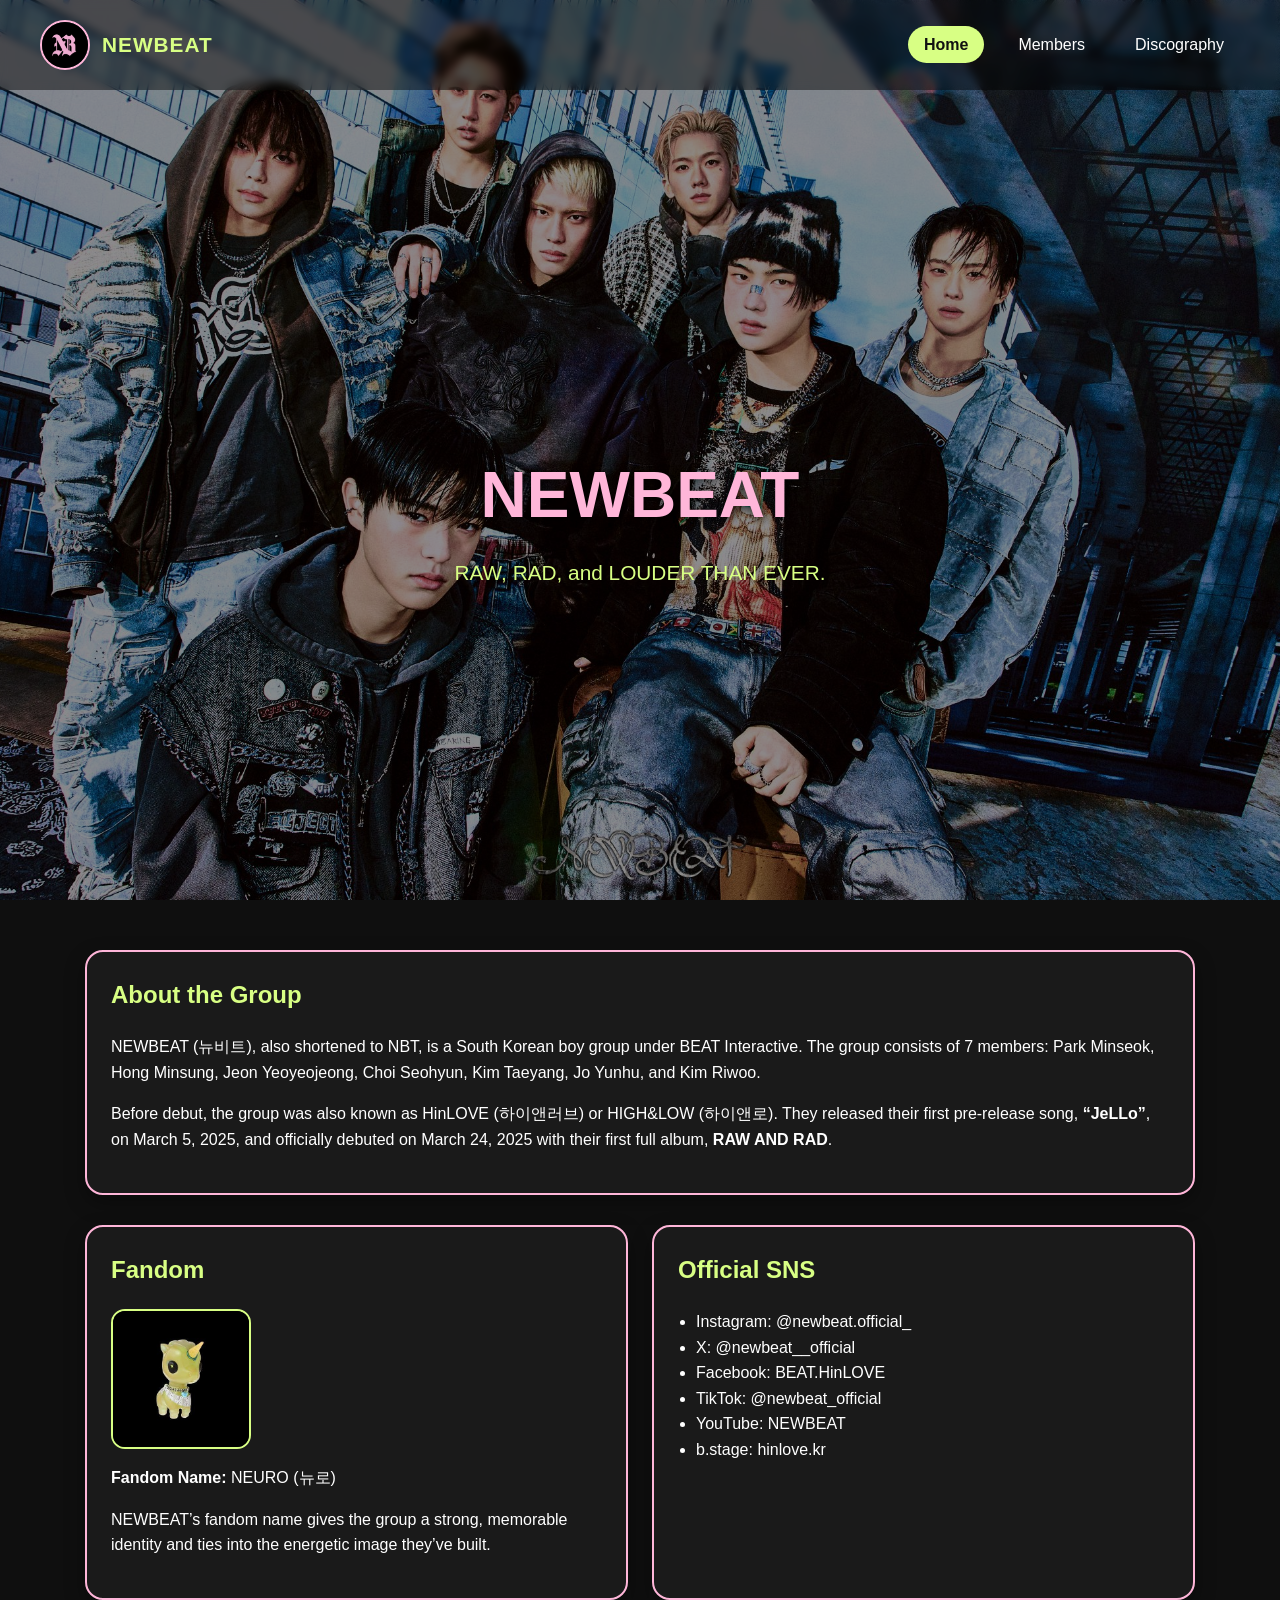
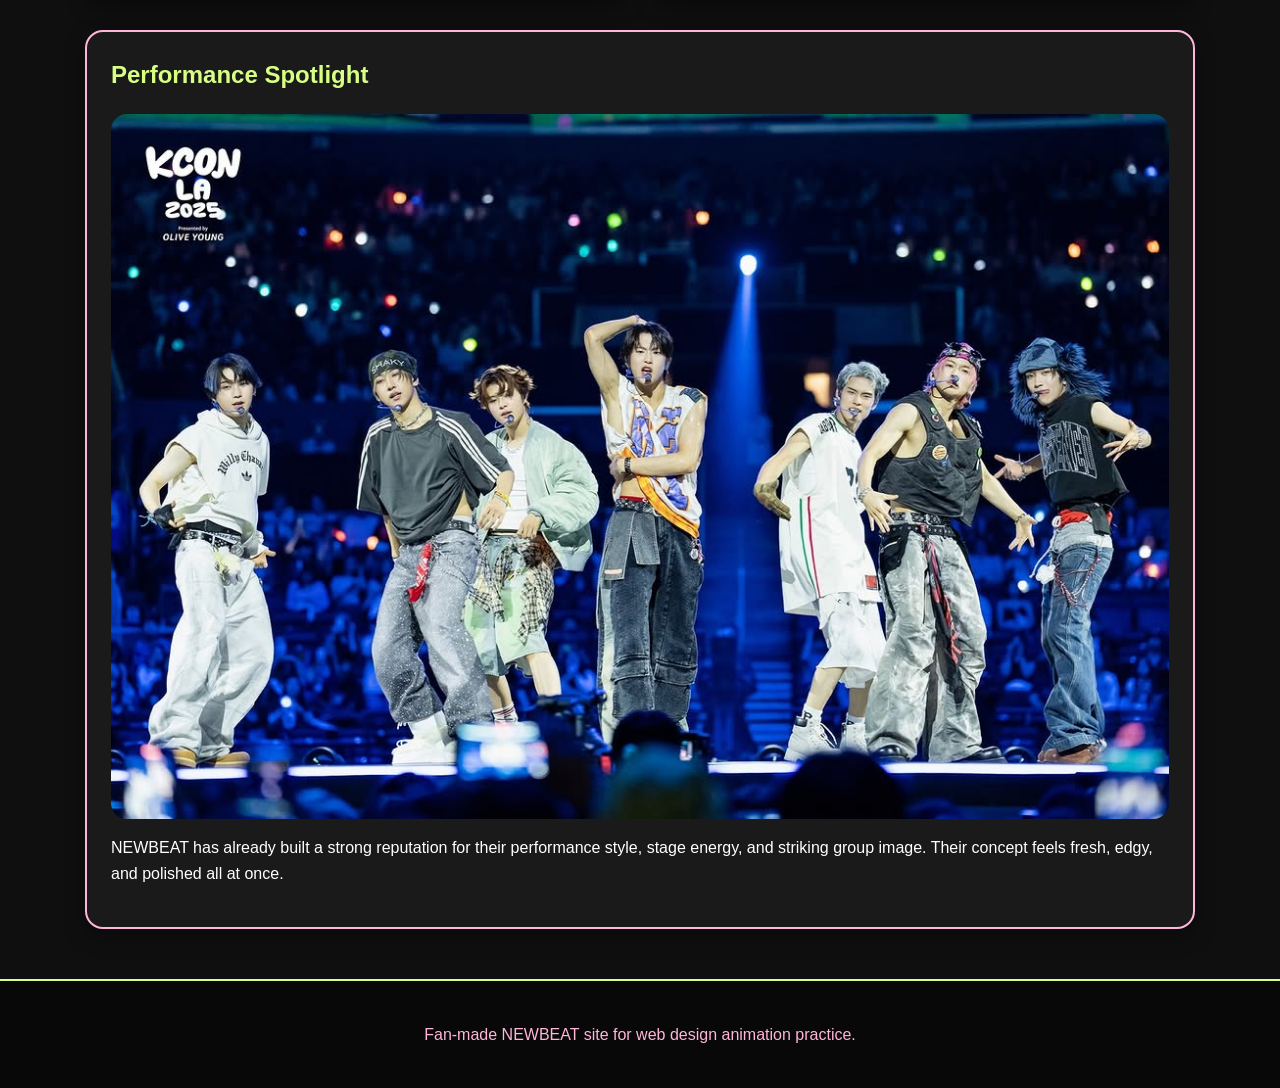
<file: index.html>
<!DOCTYPE html>
<html lang="en">
<head>
  <meta charset="UTF-8">
  <meta name="viewport" content="width=device-width, initial-scale=1.0">
  <title>NEWBEAT | Home</title>
  <link rel="stylesheet" href="styles.css">
</head>
<body>
  <header class="site-header">
  <img src="images/nbtheader.jpeg" alt="NEWBEAT header image" class="hero-banner">
    <div class="overlay"></div>

    <nav class="navbar">
      <div class="nav-left">
        <img src="images/nbtlogo.jpg" alt="NEWBEAT logo" class="logo">
        <span class="site-title">NEWBEAT</span>
      </div>
      <ul class="nav-links">
        <li><a href="index.html" class="active">Home</a></li>
        <li><a href="members.html">Members</a></li>
        <li><a href="discography.html">Discography</a></li>
      </ul>
    </nav>

    <div class="hero-text">
      <h1>NEWBEAT</h1>
      <p>RAW, RAD, and LOUDER THAN EVER.</p>
    </div>
  </header>

  <main class="page-content">
    <section class="info-section">
      <h2>About the Group</h2>
      <p>
        NEWBEAT (뉴비트), also shortened to NBT, is a South Korean boy group under BEAT Interactive.
        The group consists of 7 members: Park Minseok, Hong Minsung, Jeon Yeoyeojeong, Choi Seohyun,
        Kim Taeyang, Jo Yunhu, and Kim Riwoo.
      </p>
      <p>
        Before debut, the group was also known as HinLOVE (하이앤러브) or HIGH&amp;LOW (하이앤로).
        They released their first pre-release song, <strong>“JeLLo”</strong>, on March 5, 2025,
        and officially debuted on March 24, 2025 with their first full album,
        <strong>RAW AND RAD</strong>.
      </p>
    </section>

    <section class="two-column">
      <article class="card">
        <h2>Fandom</h2>
        <img src="images/neurocon.jpg" alt="Neurocon mascot" class="small-image">
        <p><strong>Fandom Name:</strong> NEURO (뉴로)</p>
        <p>
          NEWBEAT’s fandom name gives the group a strong, memorable identity and ties into
          the energetic image they’ve built.
        </p>
      </article>

      <article class="card">
        <h2>Official SNS</h2>
        <ul class="social-list">
          <li>Instagram: @newbeat.official_</li>
          <li>X: @newbeat__official</li>
          <li>Facebook: BEAT.HinLOVE</li>
          <li>TikTok: @newbeat_official</li>
          <li>YouTube: NEWBEAT</li>
          <li>b.stage: hinlove.kr</li>
        </ul>
      </article>
    </section>

    <section class="feature-section">
      <h2>Performance Spotlight</h2>
      <img src="images/nbtkcon.jpg" alt="NEWBEAT performing at KCON LA 2025" class="feature-image">
      <p>
        NEWBEAT has already built a strong reputation for their performance style, stage energy,
        and striking group image. Their concept feels fresh, edgy, and polished all at once.
      </p>
    </section>
  </main>

  <footer>
    <p>Fan-made NEWBEAT site for web design animation practice.</p>
  </footer>
</body>
</html>
</file>
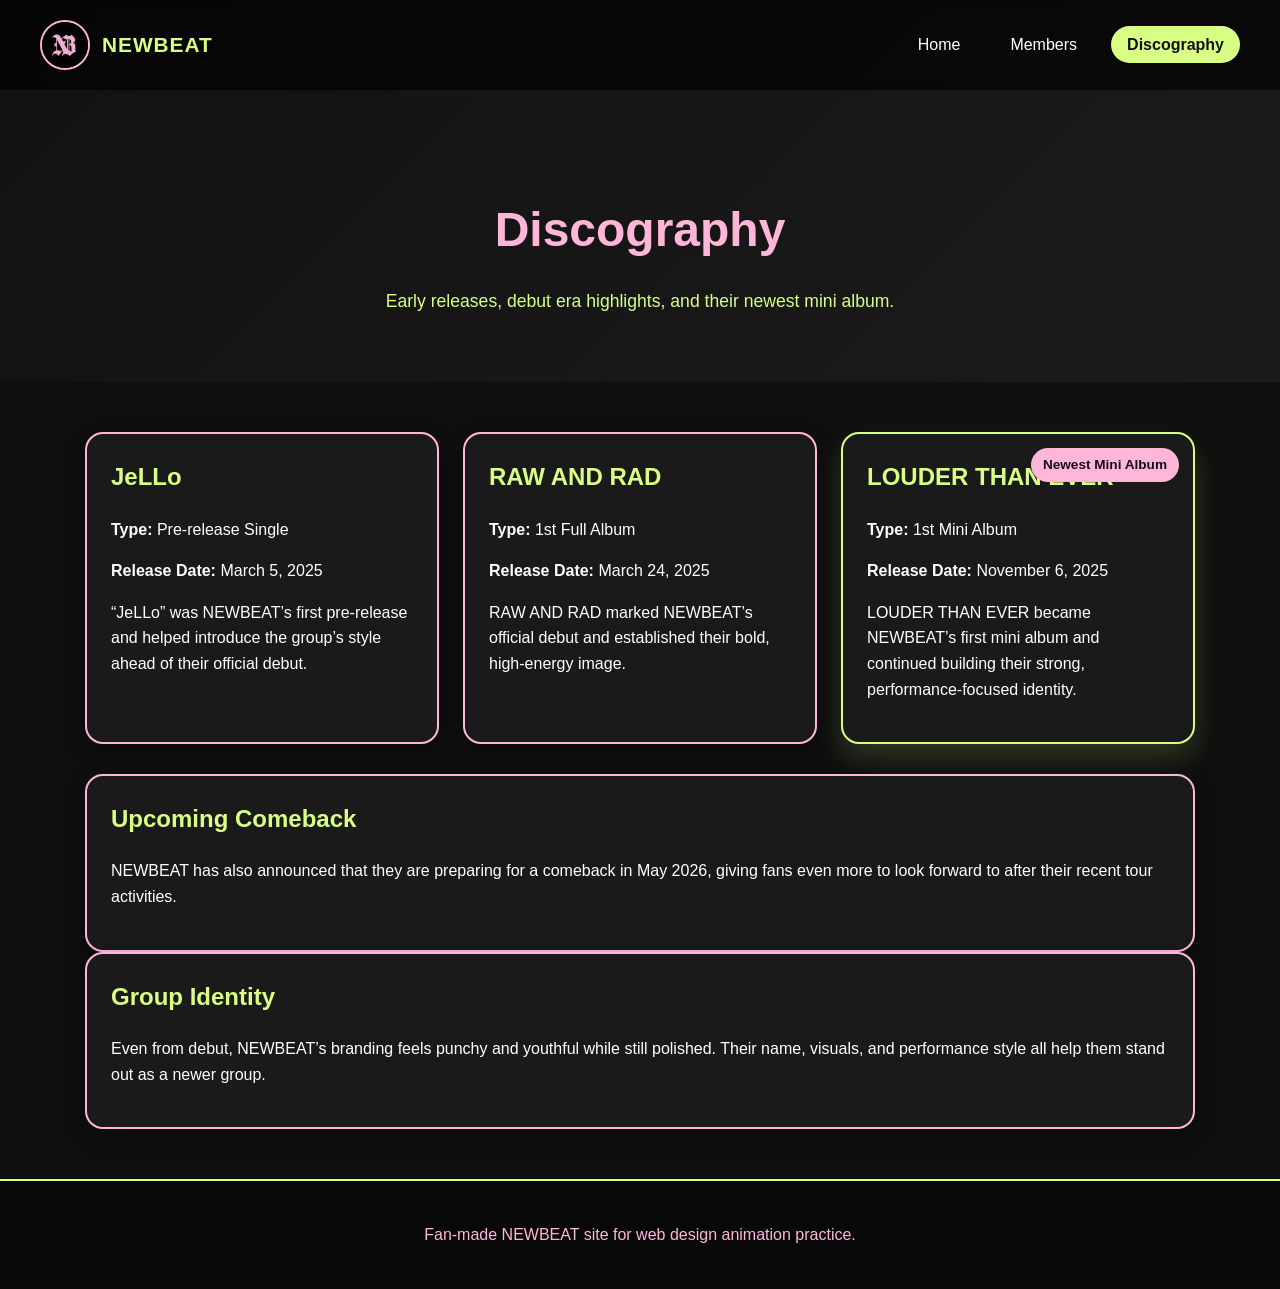
<file: discography.html>
<!DOCTYPE html>
<html lang="en">
<head>
  <meta charset="UTF-8">
  <meta name="viewport" content="width=device-width, initial-scale=1.0">
  <title>NEWBEAT | Discography</title>
  <link rel="stylesheet" href="styles.css">
</head>
<body>
  <header class="sub-header">
    <nav class="navbar">
      <div class="nav-left">
        <img src="images/nbtlogo.jpg" alt="NEWBEAT logo" class="logo">
        <span class="site-title">NEWBEAT</span>
      </div>
      <ul class="nav-links">
        <li><a href="index.html">Home</a></li>
        <li><a href="members.html">Members</a></li>
        <li><a href="discography.html" class="active">Discography</a></li>
      </ul>
    </nav>

    <div class="sub-header-text">
      <h1>Discography</h1>
      <p>Early releases, debut era highlights, and their newest mini album.</p>
    </div>
  </header>

  <main class="page-content">
    <section class="discography-grid">
      <article class="album-card">
        <h2>JeLLo</h2>
        <p><strong>Type:</strong> Pre-release Single</p>
        <p><strong>Release Date:</strong> March 5, 2025</p>
        <p>
          “JeLLo” was NEWBEAT’s first pre-release and helped introduce the group’s style
          ahead of their official debut.
        </p>
      </article>

      <article class="album-card">
        <h2>RAW AND RAD</h2>
        <p><strong>Type:</strong> 1st Full Album</p>
        <p><strong>Release Date:</strong> March 24, 2025</p>
        <p>
          RAW AND RAD marked NEWBEAT’s official debut and established their bold,
          high-energy image.
        </p>
      </article>

      <article class="album-card new-release">
        <span class="album-badge">Newest Mini Album</span>
        <h2>LOUDER THAN EVER</h2>
        <p><strong>Type:</strong> 1st Mini Album</p>
        <p><strong>Release Date:</strong> November 6, 2025</p>
        <p>
          LOUDER THAN EVER became NEWBEAT’s first mini album and continued building
          their strong, performance-focused identity.
        </p>
      </article>
    </section>

    <section class="info-section">
      <h2>Upcoming Comeback</h2>
      <p>
        NEWBEAT has also announced that they are preparing for a comeback in May 2026,
        giving fans even more to look forward to after their recent tour activities.
      </p>
    </section>

    <section class="info-section">
      <h2>Group Identity</h2>
      <p>
        Even from debut, NEWBEAT’s branding feels punchy and youthful while still polished.
        Their name, visuals, and performance style all help them stand out as a newer group.
      </p>
    </section>
  </main>

  <footer>
    <p>Fan-made NEWBEAT site for web design animation practice.</p>
  </footer>
</body>
</html>
</file>
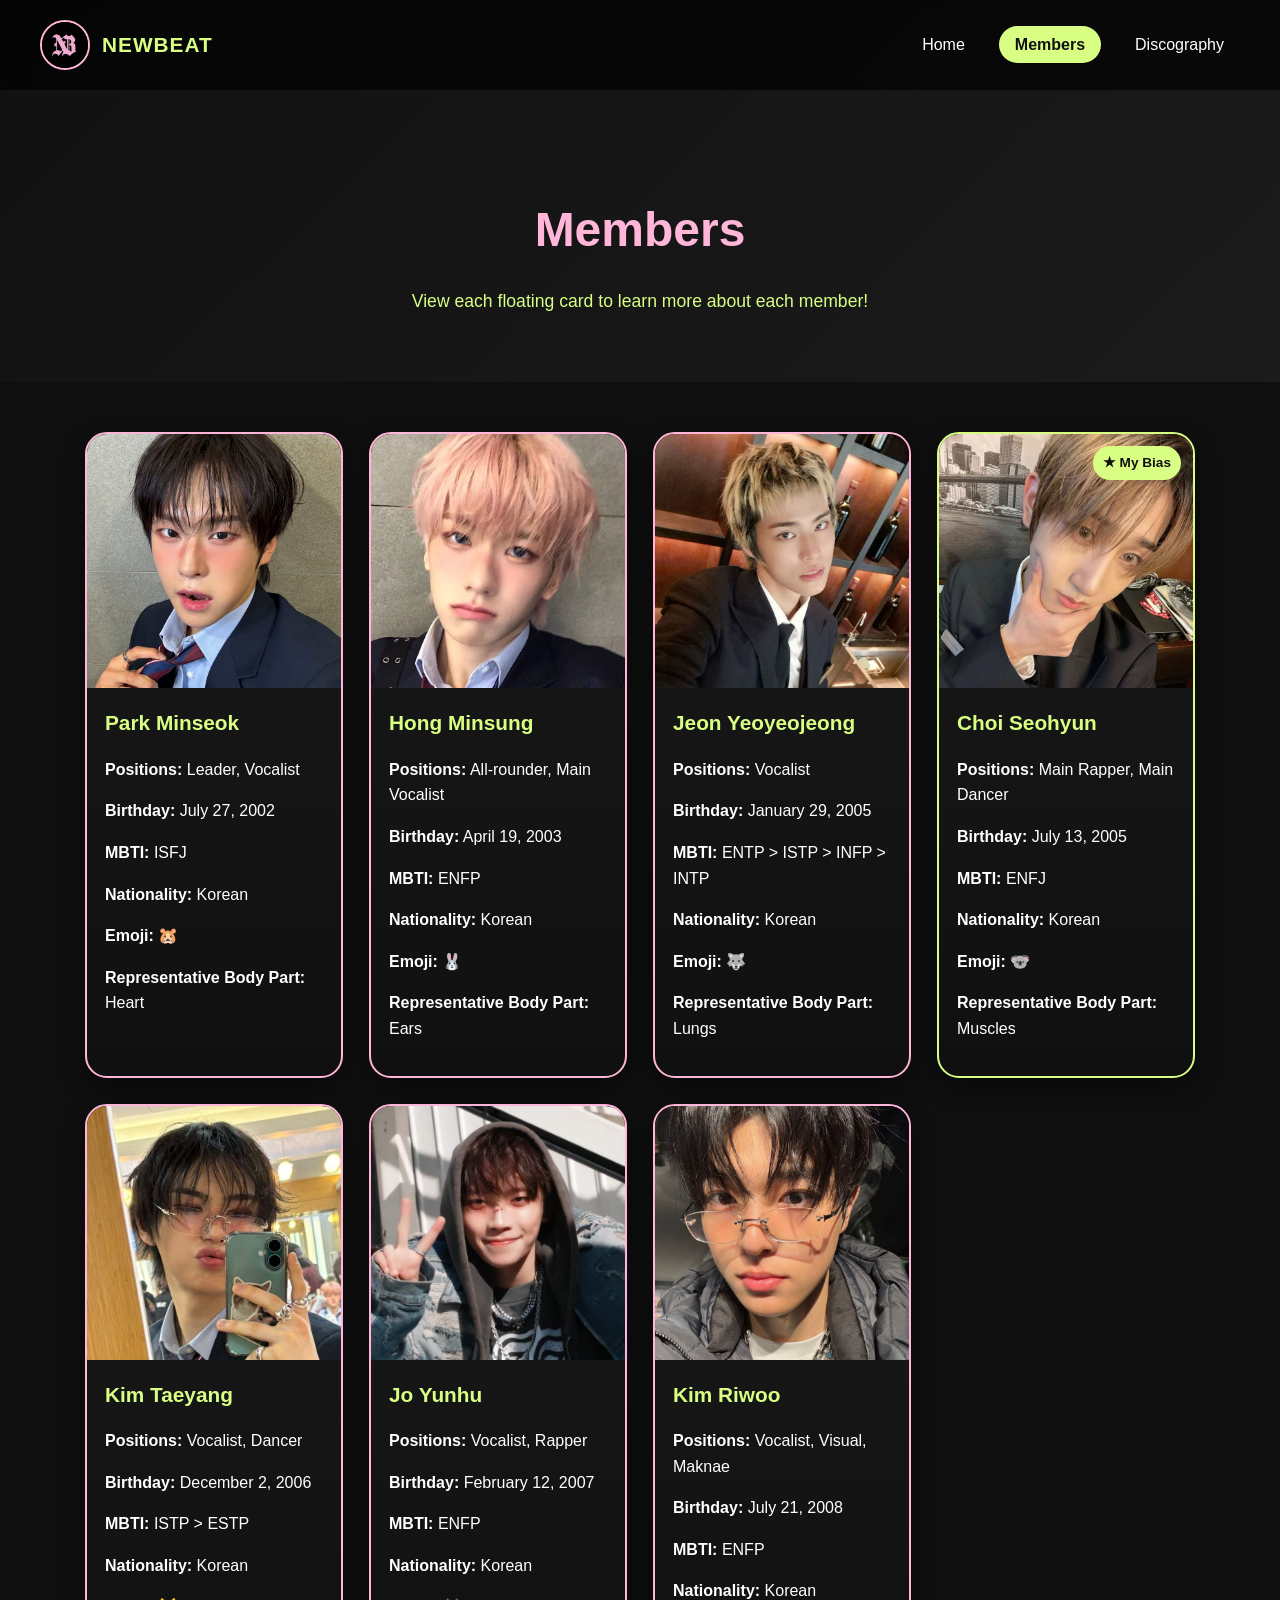
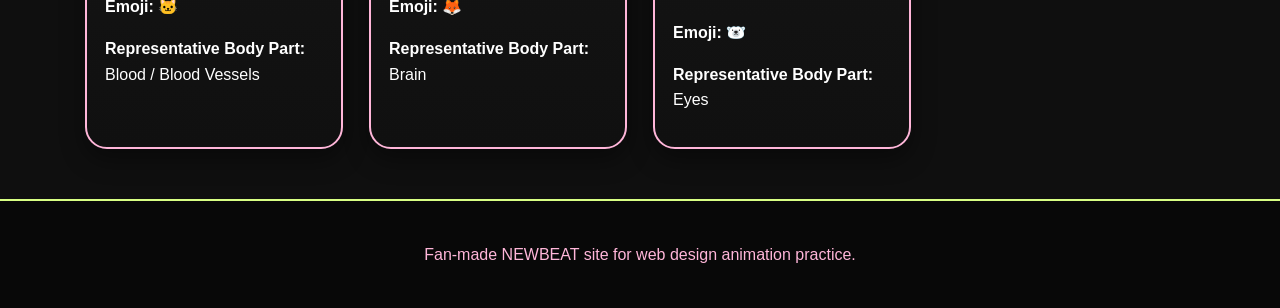
<file: members.html>
<!DOCTYPE html>
<html lang="en">
<head>
  <meta charset="UTF-8">
  <meta name="viewport" content="width=device-width, initial-scale=1.0">
  <title>NEWBEAT | Members</title>
  <link rel="stylesheet" href="styles.css">
</head>
<body>
  <header class="sub-header">
    <nav class="navbar">
      <div class="nav-left">
        <img src="images/nbtlogo.jpg" alt="NEWBEAT logo" class="logo">
        <span class="site-title">NEWBEAT</span>
      </div>
      <ul class="nav-links">
        <li><a href="index.html">Home</a></li>
        <li><a href="members.html" class="active">Members</a></li>
        <li><a href="discography.html">Discography</a></li>
      </ul>
    </nav>

    <div class="sub-header-text">
      <h1>Members</h1>
      <p>View each floating card to learn more about each member!</p>
    </div>
  </header>

  <main class="page-content">
    <section class="member-grid">

      <div class="member-card float1">
        <img src="images/minseok.jpg" alt="Park Minseok" class="member-photo">
        <div class="member-info">
          <h2>Park Minseok</h2>
          <p><strong>Positions:</strong> Leader, Vocalist</p>
          <p><strong>Birthday:</strong> July 27, 2002</p>
          <p><strong>MBTI:</strong> ISFJ</p>
          <p><strong>Nationality:</strong> Korean</p>
          <p><strong>Emoji:</strong> 🐹</p>
          <p><strong>Representative Body Part:</strong> Heart</p>
        </div>
      </div>

      <div class="member-card float2">
        <img src="images/minsung.jpg" alt="Hong Minsung" class="member-photo">
        <div class="member-info">
          <h2>Hong Minsung</h2>
          <p><strong>Positions:</strong> All-rounder, Main Vocalist</p>
          <p><strong>Birthday:</strong> April 19, 2003</p>
          <p><strong>MBTI:</strong> ENFP</p>
          <p><strong>Nationality:</strong> Korean</p>
          <p><strong>Emoji:</strong> 🐰</p>
          <p><strong>Representative Body Part:</strong> Ears</p>
        </div>
      </div>

      <div class="member-card float3">
       <img src="images/yeoyeojeong.jpg" alt="Jeon Yeoyeojeong" class="member-photo">
        <div class="member-info">
          <h2>Jeon Yeoyeojeong</h2>
          <p><strong>Positions:</strong> Vocalist</p>
          <p><strong>Birthday:</strong> January 29, 2005</p>
          <p><strong>MBTI:</strong> ENTP &gt; ISTP &gt; INFP &gt; INTP</p>
          <p><strong>Nationality:</strong> Korean</p>
          <p><strong>Emoji:</strong> 🐺</p>
          <p><strong>Representative Body Part:</strong> Lungs</p>
        </div>
      </div>

      <div class="member-card bias-card float1">
        <span class="bias-badge">★ My Bias</span>
        <img src="images/seohyun.jpg" alt="Choi Seohyun" class="member-photo">
        <div class="member-info">
          <h2>Choi Seohyun</h2>
          <p><strong>Positions:</strong> Main Rapper, Main Dancer</p>
          <p><strong>Birthday:</strong> July 13, 2005</p>
          <p><strong>MBTI:</strong> ENFJ</p>
          <p><strong>Nationality:</strong> Korean</p>
          <p><strong>Emoji:</strong> 🐨</p>
          <p><strong>Representative Body Part:</strong> Muscles</p>
        </div>
      </div>

      <div class="member-card float2">
        <img src="images/taeyang.jpg" alt="Kim Taeyang" class="member-photo">
        <div class="member-info">
          <h2>Kim Taeyang</h2>
          <p><strong>Positions:</strong> Vocalist, Dancer</p>
          <p><strong>Birthday:</strong> December 2, 2006</p>
          <p><strong>MBTI:</strong> ISTP &gt; ESTP</p>
          <p><strong>Nationality:</strong> Korean</p>
          <p><strong>Emoji:</strong> 🐱</p>
          <p><strong>Representative Body Part:</strong> Blood / Blood Vessels</p>
        </div>
      </div>

      <div class="member-card float3">
        <img src="images/yunhu.jpg" alt="Jo Yunhu" class="member-photo">
        <div class="member-info">
          <h2>Jo Yunhu</h2>
          <p><strong>Positions:</strong> Vocalist, Rapper</p>
          <p><strong>Birthday:</strong> February 12, 2007</p>
          <p><strong>MBTI:</strong> ENFP</p>
          <p><strong>Nationality:</strong> Korean</p>
          <p><strong>Emoji:</strong> 🦊</p>
          <p><strong>Representative Body Part:</strong> Brain</p>
        </div>
      </div>

      <div class="member-card float1">
        <img src="images/riwoo.jpg" alt="Kim Riwoo" class="member-photo">
        <div class="member-info">
          <h2>Kim Riwoo</h2>
          <p><strong>Positions:</strong> Vocalist, Visual, Maknae</p>
          <p><strong>Birthday:</strong> July 21, 2008</p>
          <p><strong>MBTI:</strong> ENFP</p>
          <p><strong>Nationality:</strong> Korean</p>
          <p><strong>Emoji:</strong> 🐻‍❄️</p>
          <p><strong>Representative Body Part:</strong> Eyes</p>
        </div>
      </div>

    </section>
  </main>

  <footer>
    <p>Fan-made NEWBEAT site for web design animation practice.</p>
  </footer>
</body>
</html>
</file>
<file: styles.css>
* {
  box-sizing: border-box;
}

body {
  margin: 0;
  font-family: Arial, Helvetica, sans-serif;
  background-color: #0f0f0f;
  color: #ffffff;
  line-height: 1.6;
}

img {
  max-width: 100%;
  display: block;
}

a {
  text-decoration: none;
}

.site-header {
  position: relative;
  min-height: 100vh;
  overflow: hidden;
}

.hero-banner {
  width: 100%;
  height: 100vh;
  object-fit: cover;
}

.overlay {
  position: absolute;
  inset: 0;
  background: rgba(0, 0, 0, 0.45);
}

.navbar {
  position: absolute;
  top: 0;
  left: 0;
  width: 100%;
  z-index: 10;
  display: flex;
  justify-content: space-between;
  align-items: center;
  padding: 20px 40px;
  background: rgba(0, 0, 0, 0.45);
  backdrop-filter: blur(4px);
}

.nav-left {
  display: flex;
  align-items: center;
  gap: 12px;
}

.logo {
  width: 50px;
  height: 50px;
  object-fit: cover;
  border-radius: 50%;
  border: 2px solid #ffb6d9;
}

.site-title {
  font-size: 1.3rem;
  font-weight: bold;
  color: #d8ff84;
  letter-spacing: 1px;
}

.nav-links {
  list-style: none;
  display: flex;
  gap: 18px;
  margin: 0;
  padding: 0;
}

.nav-links a {
  color: #ffffff;
  background-color: transparent;
  padding: 10px 16px;
  border-radius: 999px;
  transition: all 0.3s ease;
}

.nav-links a:hover {
  background-color: #ffb6d9;
  color: #111111;
  transform: translateY(-2px);
}

.nav-links a.active {
  background-color: #d8ff84;
  color: #111111;
  font-weight: bold;
}

.hero-text {
  position: absolute;
  z-index: 5;
  left: 50%;
  top: 55%;
  transform: translate(-50%, -50%);
  text-align: center;
  width: 90%;
}

.hero-text h1 {
  font-size: 4rem;
  margin-bottom: 10px;
  color: #ffb6d9;
  text-shadow: 2px 2px 10px rgba(0, 0, 0, 0.8);
  animation: glowPulse 3s infinite ease-in-out;
}

.hero-text p {
  font-size: 1.3rem;
  color: #d8ff84;
  max-width: 700px;
  margin: 0 auto;
}

.sub-header {
  background: linear-gradient(135deg, #111111, #1b1b1b);
  padding-bottom: 40px;
  position: relative;
}

.sub-header .navbar {
  position: relative;
  background: rgba(0, 0, 0, 0.65);
}

.sub-header-text {
  text-align: center;
  padding: 70px 20px 10px;
}

.sub-header-text h1 {
  font-size: 3rem;
  color: #ffb6d9;
  margin-bottom: 10px;
}

.sub-header-text p {
  color: #d8ff84;
  font-size: 1.1rem;
}

.page-content {
  max-width: 1150px;
  margin: 0 auto;
  padding: 50px 20px;
}

.info-section,
.feature-section,
.card,
.album-card {
  background-color: #1a1a1a;
  border: 2px solid #ffb6d9;
  border-radius: 18px;
  padding: 24px;
  box-shadow: 0 8px 20px rgba(0, 0, 0, 0.35);
}

.info-section h2,
.feature-section h2,
.card h2,
.album-card h2 {
  color: #d8ff84;
  margin-top: 0;
}

.two-column {
  display: grid;
  grid-template-columns: 1fr 1fr;
  gap: 24px;
  margin: 30px 0;
}

.feature-section {
  margin-top: 30px;
}

.feature-image {
  width: 100%;
  border-radius: 16px;
  margin: 15px 0;
}

.small-image {
  width: 140px;
  border-radius: 14px;
  margin: 10px 0 15px;
  border: 2px solid #d8ff84;
}

.social-list {
  padding-left: 18px;
}

.member-grid {
  display: grid;
  grid-template-columns: repeat(auto-fit, minmax(240px, 1fr));
  gap: 26px;
}

.member-card {
  position: relative;
  background: linear-gradient(180deg, #1a1a1a, #101010);
  border: 2px solid #ffb6d9;
  border-radius: 22px;
  overflow: hidden;
  transition: transform 0.35s ease, box-shadow 0.35s ease, border-color 0.35s ease;
  box-shadow: 0 10px 24px rgba(0, 0, 0, 0.4);
}

.member-card:hover {
  transform: scale(1.03);
  border-color: #d8ff84;
  box-shadow: 0 14px 28px rgba(216, 255, 132, 0.18);
}

.member-photo {
  width: 100%;
  aspect-ratio: 1 / 1;
  object-fit: cover;
}

.member-info {
  padding: 18px;
}

.member-info h2 {
  margin-top: 0;
  color: #d8ff84;
  font-size: 1.3rem;
}

.bias-card {
  border: 2px solid #d8ff84;
}

.bias-badge {
  position: absolute;
  top: 12px;
  right: 12px;
  background-color: #d8ff84;
  color: #111111;
  padding: 6px 10px;
  border-radius: 999px;
  font-size: 0.85rem;
  font-weight: bold;
  z-index: 2;
}

.discography-grid {
  display: grid;
  grid-template-columns: repeat(auto-fit, minmax(280px, 1fr));
  gap: 24px;
  margin-bottom: 30px;
}

.album-card {
  transition: transform 0.3s ease, background-color 0.3s ease;
}

.album-card:hover {
  transform: translateY(-6px);
  background-color: #202020;
}

footer {
  text-align: center;
  padding: 25px 15px;
  background-color: #080808;
  color: #ffb6d9;
  border-top: 2px solid #d8ff84;
}

@keyframes floatA {
  0% { transform: translateY(0px); }
  50% { transform: translateY(-10px); }
  100% { transform: translateY(0px); }
}

@keyframes floatB {
  0% { transform: translateY(-4px); }
  50% { transform: translateY(8px); }
  100% { transform: translateY(-4px); }
}

@keyframes floatC {
  0% { transform: translateY(0px); }
  50% { transform: translateY(-14px); }
  100% { transform: translateY(0px); }
}

@keyframes glowPulse {
  0% { text-shadow: 0 0 8px rgba(255, 182, 217, 0.5); }
  50% { text-shadow: 0 0 18px rgba(216, 255, 132, 0.65); }
  100% { text-shadow: 0 0 8px rgba(255, 182, 217, 0.5); }
}

.float1 {
  animation: floatA 3.2s ease-in-out infinite;
}

.float2 {
  animation: floatB 3.8s ease-in-out infinite;
}

.float3 {
  animation: floatC 4s ease-in-out infinite;
}

@media (max-width: 900px) {
  .navbar {
    flex-direction: column;
    gap: 15px;
    padding: 18px 20px;
  }

  .nav-links {
    flex-wrap: wrap;
    justify-content: center;
  }

  .hero-text h1 {
    font-size: 2.8rem;
  }

  .two-column {
    grid-template-columns: 1fr;
  }
}

@media (max-width: 600px) {
  .hero-text h1 {
    font-size: 2.2rem;
  }

  .hero-text p {
    font-size: 1rem;
  }

  .sub-header-text h1 {
    font-size: 2.2rem;
  }

  .page-content {
    padding: 35px 14px;
  }
}

.new-release {
  position: relative;
  border: 2px solid #d8ff84;
  box-shadow: 0 14px 28px rgba(216, 255, 132, 0.16);
}

.album-badge {
  position: absolute;
  top: 14px;
  right: 14px;
  background-color: #ffb6d9;
  color: #111111;
  padding: 6px 12px;
  border-radius: 999px;
  font-size: 0.85rem;
  font-weight: bold;
}

.new-release:hover {
  transform: translateY(-8px) scale(1.01);
}
</file>
